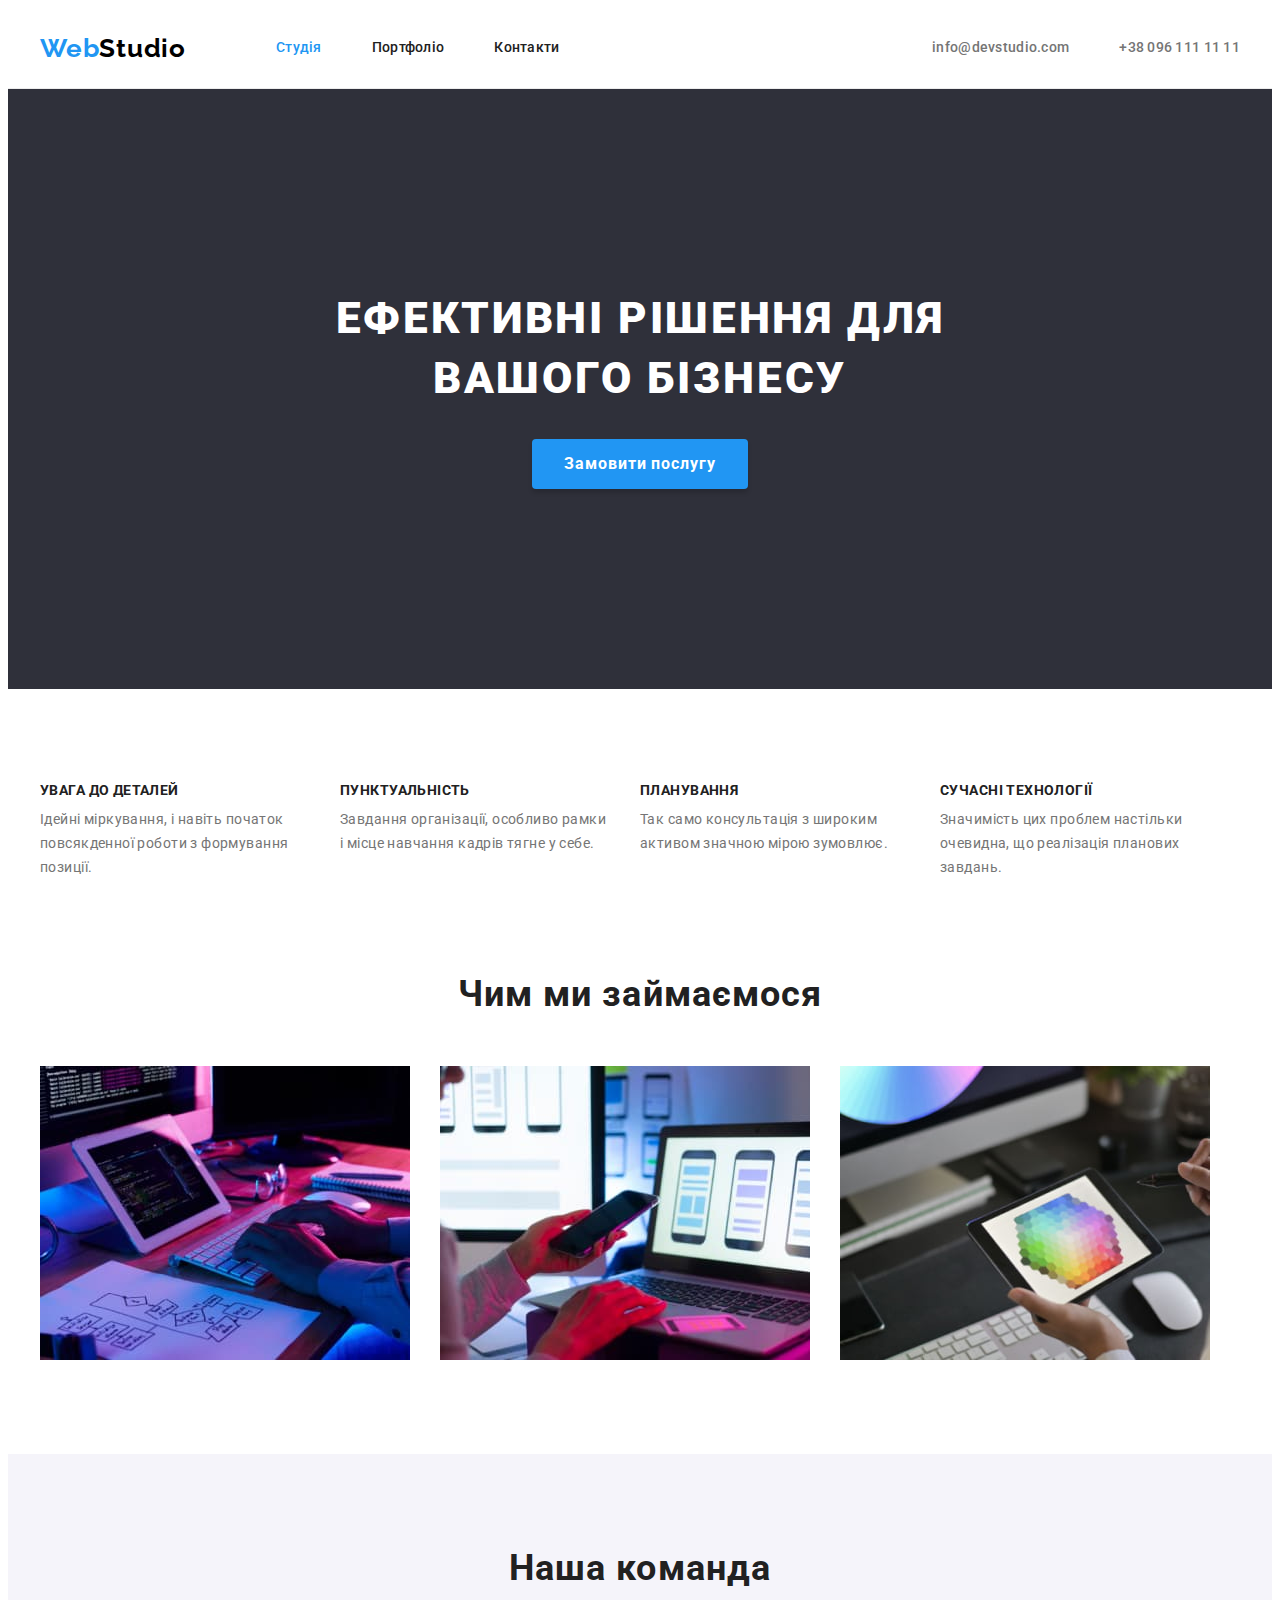
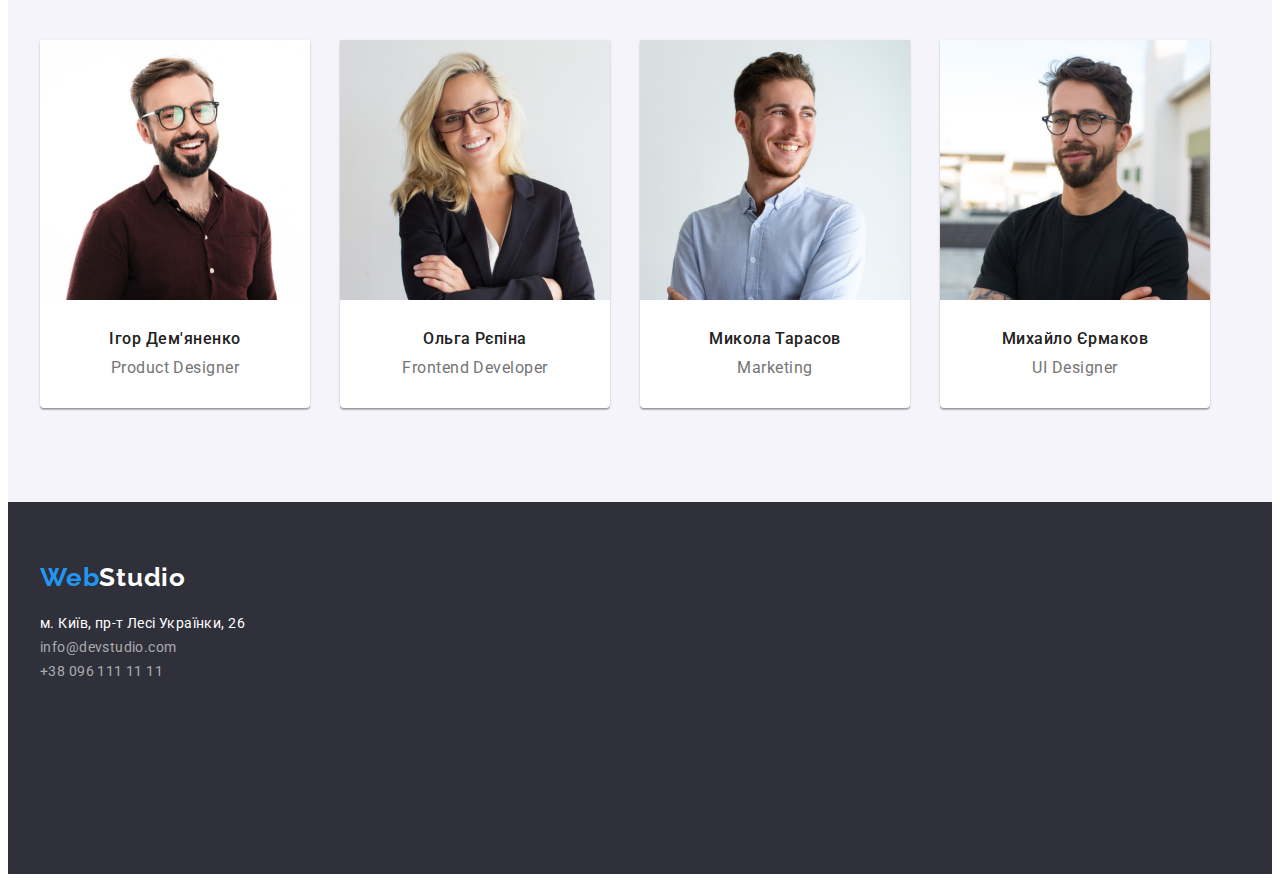
<file: index.html>
<!DOCTYPE html>
<html lang="uk">

<head>
  <meta charset="UTF-8" />
  <meta http-equiv="X-UA-Compatible" content="IE=edge" />
  <meta name="viewport" content="width=device-width, initial-scale=1.0" />
  <title>WebStudio</title>
  <link rel="stylesheet" href="https://cdnjs.cloudflare.com/ajax/libs/modern-normalize/1.1.0/modern-normalize.min.css"
    integrity="sha512-wpPYUAdjBVSE4KJnH1VR1HeZfpl1ub8YT/NKx4PuQ5NmX2tKuGu6U/JRp5y+Y8XG2tV+wKQpNHVUX03MfMFn9Q=="
    crossorigin="anonymous" referrerpolicy="no-referrer">
  <link rel="preconnect" href="https://fonts.googleapis.com">
  <link rel="preconnect" href="https://fonts.gstatic.com" crossorigin>
  <link href="https://fonts.googleapis.com/css2?family=Raleway:wght@700&family=Roboto:wght@400;500;700;900&display=swap"
    rel="stylesheet">
  <link rel="stylesheet" href="./css/styles.css">
</head>

<body>
  <!-- Верхня лінія -->
  <header class="header-section">
    <div class="container nav-section">

      <nav class="main-nav">
        <a class="logo" href="./index.html" lang="en"><span class="first-logo">Web</span><span
            class="second-logo">Studio</span></a>
        <ul class="nav-list">
          <li class="item"><a class="header-list nav-link current" href="./index.html">Студія</a></li>
          <li class="item"><a class="header-list nav-link" href="./portfolio.html">Портфоліо</a></li>
          <li class="item"><a class="header-list nav-link" href="">Контакти</a></li>
        </ul>
      </nav>

      <ul class="nav-list main-nav">
        <li class="item"><a class="header-list nav-contacts" href="mailto:info@devstudio.com">info@devstudio.com</a>
        </li>
        <li class="item"><a class="header-list nav-contacts" href="tel:+380961111111">+38 096 111 11 11</a></li>
      </ul>

    </div>
  </header>

  <main>
    <!-- Hero -->
    <section class="hero-section">
      <h1 class="hero-title">Ефективні рішення для вашого бізнесу</h1>
      <button class="button" type="button">Замовити послугу</button>
    </section>
    <!-- Особливості -->
    <section>
      <div class="container">
        <h2 class="visually-hidden">Наші особливості</h2>
        <ul class="features-lists">
          <li class="list">
            <h3 class="features-title">УВАГА ДО ДЕТАЛЕЙ</h3>
            <p class="features-text">
              Ідейні міркування, і навіть початок повсякденної роботи з
              формування позиції.
            </p>
          </li>

          <li class="list">
            <h3 class="features-title">ПУНКТУАЛЬНІСТЬ</h3>
            <p class="features-text">
              Завдання організації, особливо рамки і місце навчання кадрів тягне
              у себе.
            </p>
          </li>

          <li class="list">
            <h3 class="features-title">ПЛАНУВАННЯ</h3>
            <p class="features-text">
              Так само консультація з широким активом значною мірою зумовлює.
            </p>
          </li>

          <li class="list">
            <h3 class="features-title">СУЧАСНІ ТЕХНОЛОГІЇ</h3>
            <p class="features-text">
              Значимість цих проблем настільки очевидна, що реалізація планових
              завдань.
            </p>
          </li>
        </ul>
      </div>
    </section>
    <!-- Чим ми займаємося -->
    <section class="work-section">
      <div class="container">
        <h2 class="work-title">Чим ми займаємося</h2>
        <ul class="work-cards">
          <li class="card">
            <img src="./images/programer-working.jpg" alt="Десктопні додатки" width="370" height="294" />
          </li>
          <li class="card">
            <img src="./images/web-ui-designers.jpg" alt="Мобільні додатки" width="370" height="294" />
          </li>
          <li class="card">
            <img src="./images/web-design.jpg" alt="Дизайнерські рішення" width="370" height="294" />
          </li>
        </ul>
      </div>

    </section>
    <!-- Наша команда -->
    <section class="team-section">
      <div class="container">
        <h2 class="team-title">Наша команда</h2>
        <ul class="team-cards">

          <li class="team-card">
            <img src="./images/demyanenko.jpg" alt="Фото Ігоря Дем'яненко" width="270">
            <div class="team-text-box">
              <h3 class="text-about">Ігор Дем'яненко</h3>
              <p class="team-text">Product Designer</p>
            </div>

          </li>

          <li class="team-card">
            <img src="./images/repina.jpg" alt="Фото Ольги Рєпіної" width="270">
            <div class="team-text-box">
              <h3 class="text-about">Ольга Рєпіна</h3>
              <p class="team-text">Frontend Developer</p>
            </div>
          </li>

          <li class="team-card">
            <img src="./images/tarasov.jpg" alt="Фото Миколи Тарасова" width="270">
            <div class="team-text-box">
              <h3 class="text-about">Микола Тарасов</h3>
              <p class="team-text">Marketing</p>
            </div>
          </li>

          <li class="team-card">
            <img src="./images/ermakov.jpg" alt="Фото Михайла Єрмакова" width="270">
            <div class="team-text-box">
              <h3 class="text-about">Михайло Єрмаков</h3>
              <p class="team-text">UI Designer</p>
            </div>
          </li>

        </ul>
      </div>

    </section>
  </main>
  <!-- Футер -->
  <footer class="footer-section">
    <div class="container">
      <a class="logo-footer" href="./index.html" lang="en"><span class="first-logo">Web</span><span
          class="third-logo">Studio</span></a>
      <address class="adress-list">
        <ul>

          <li class="item">
            <a class="adress-link" href="https://goo.gl/maps/v7Aq9cfspmDYKa2J8" target="_blank"
              rel="noreferrer noopener">м.
              Київ, пр-т Лесі
              Українки, 26</a>
          </li>

          <li class="item"><a class="footer-list" href="mailto:info@devstudio.com">info@devstudio.com</a></li>
          <li class="item"><a class="footer-list" href="tel:+380961111111">+38 096 111 11 11</a></li>

        </ul>
      </address>
    </div>

  </footer>
</body>

</html>
</file>
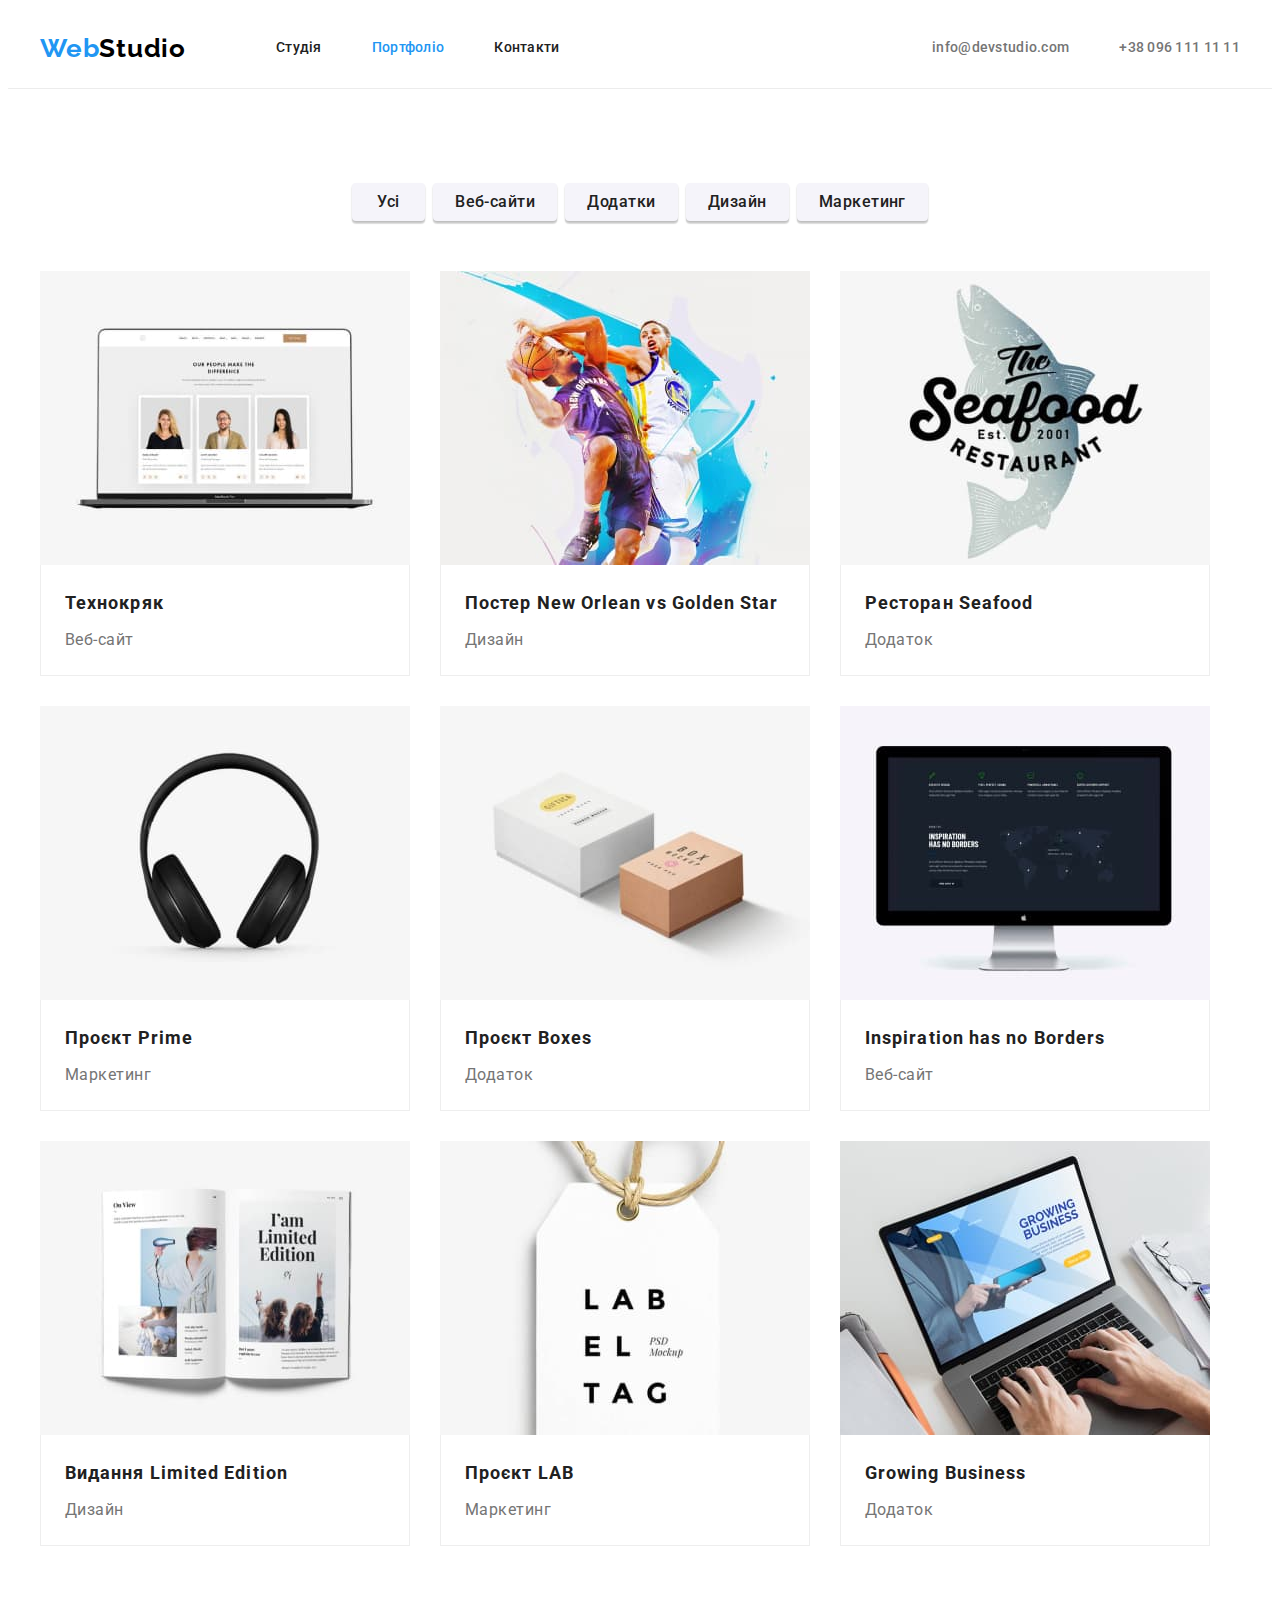
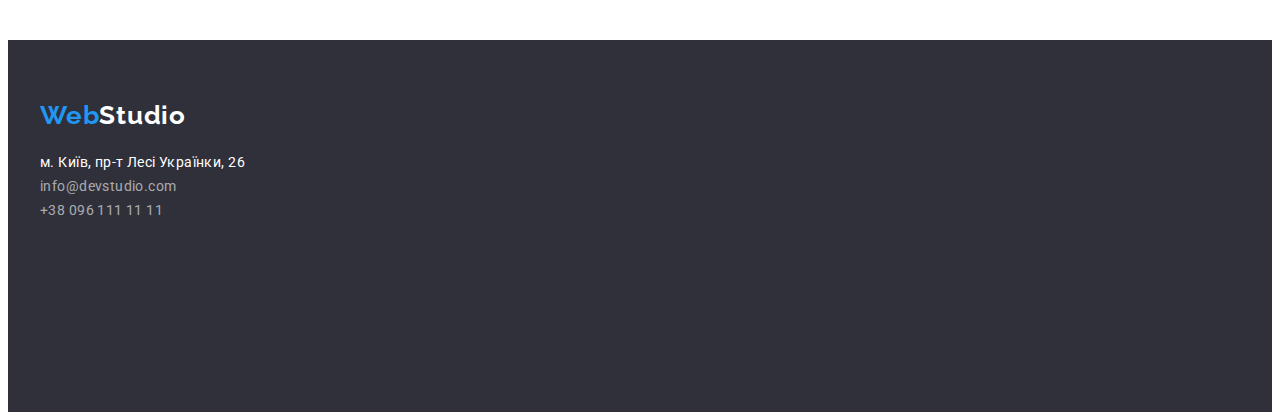
<file: portfolio.html>
<!DOCTYPE html>
<html lang="en">

<head>
   <meta charset="UTF-8">
   <meta http-equiv="X-UA-Compatible" content="IE=edge">
   <meta name="viewport" content="width=device-width, initial-scale=1.0">
   <title>Portfolio</title>
   <link rel="stylesheet" href="https://cdnjs.cloudflare.com/ajax/libs/modern-normalize/1.1.0/modern-normalize.min.css"
      integrity="sha512-wpPYUAdjBVSE4KJnH1VR1HeZfpl1ub8YT/NKx4PuQ5NmX2tKuGu6U/JRp5y+Y8XG2tV+wKQpNHVUX03MfMFn9Q=="
      crossorigin="anonymous" referrerpolicy="no-referrer">
   <link rel="preconnect" href="https://fonts.googleapis.com">
   <link rel="preconnect" href="https://fonts.gstatic.com" crossorigin>
   <link
      href="https://fonts.googleapis.com/css2?family=Raleway:wght@700&family=Roboto:wght@400;500;700;900&display=swap"
      rel="stylesheet">
   <link rel="stylesheet" href="./css/styles.css">
</head>

<body>
   <!-- Header -->
   <header class="header-section">
      <div class="container nav-section">

         <nav class="main-nav">
            <a class="logo" href="./index.html" lang="en"><span class="first-logo">Web</span><span
                  class="second-logo">Studio</span></a>
            <ul class="nav-list">
               <li class="item"><a class="header-list nav-link" href="./index.html">Студія</a></li>
               <li class="item"><a class="header-list nav-link current" href="./portfolio.html">Портфоліо</a></li>
               <li class="item"><a class="header-list nav-link" href="">Контакти</a></li>
            </ul>
         </nav>

         <ul class="nav-list main-nav">
            <li class="item"><a class="header-list nav-contacts" href="mailto:info@devstudio.com">info@devstudio.com</a>
            </li>
            <li class="item"><a class="header-list nav-contacts" href="tel:+380961111111">+38 096 111 11 11</a></li>
         </ul>

      </div>
   </header>
   <main>
      <section>
         <div class="container">

            <!-- Portfolio -->

            <h1 class="visually-hidden">Портфоліо</h1>

            <!-- Buttons  -->

            <ul class="portfolio-buttons">
               <li class="item"><button class="portfolio-button" type="button">Усі</button></li>
               <li class="item"><button class="portfolio-button" type="button">Веб-сайти</button></li>
               <li class="item"><button class="portfolio-button" type="button">Додатки</button></li>
               <li class="item"><button class="portfolio-button" type="button">Дизайн</button></li>
               <li class="item"><button class="portfolio-button" type="button">Маркетинг</button></li>
            </ul>

            <!-- Portfolio-Cards -->

            <ul class="portfolio-cards">
               <li class="pf-card">
                  <a href="#">
                     <img src="./images/tehnokryak.jpg" alt="Технокряк" width="370">
                     <div class="pf-card-text">

                        <h2 class="project-title">Технокряк</h2>
                        <p class="project-caption">Веб-сайт</p>

                     </div>
                  </a>
               </li>

               <li class="pf-card">
                  <a href="#">
                     <img src="./images/poster.jpg" alt="Гравці баскетболу" width="370">
                     <div class="pf-card-text">

                        <h2 class="project-title">Постер New Orlean vs Golden Star</h2>
                        <p class="project-caption">Дизайн</p>

                     </div>
                  </a>
               </li>

               <li class="pf-card">
                  <a href="#">
                     <img src="./images/seafood.jpg" alt="Лого ресторану" width="370">
                     <div class="pf-card-text">

                        <h2 class="project-title">Ресторан Seafood</h2>
                        <p class="project-caption">Додаток</p>

                     </div>
                  </a>
               </li>

               <li class="pf-card">
                  <a href="#">
                     <img src="./images/prime.jpg" alt="Навушники" width="370">
                     <div class="pf-card-text">

                        <h2 class="project-title">Проєкт Prime</h2>
                        <p class="project-caption">Маркетинг</p>

                     </div>
                  </a>
               </li>

               <li class="pf-card">
                  <a href="#">
                     <img src="./images/boxes.jpg" alt="Коробки" width="370">
                     <div class="pf-card-text">

                        <h2 class="project-title">Проєкт Boxes</h2>
                        <p class="project-caption">Додаток</p>

                     </div>
                  </a>
               </li>

               <li class="pf-card">
                  <a href="#">
                     <img src="./images/noborders.jpg" alt="Монітор" width="370">
                     <div class="pf-card-text">

                        <h2 class="project-title">Inspiration has no Borders</h2>
                        <p class="project-caption">Веб-сайт</p>

                     </div>
                  </a>
               </li>

               <li class="pf-card">
                  <a href="#">
                     <img src="./images/limitededition.jpg" alt="Книга" width="370">
                     <div class="pf-card-text">

                        <h2 class="project-title">Видання Limited Edition</h2>
                        <p class="project-caption">Дизайн</p>

                     </div>
                  </a>
               </li>

               <li class="pf-card">
                  <a href="#">
                     <img src="./images/lab.jpg" alt="Бірка" width="370">
                     <div class="pf-card-text">

                        <h2 class="project-title">Проєкт LAB</h2>
                        <p class="project-caption">Маркетинг</p>

                     </div>
                  </a>
               </li>

               <li class="pf-card">
                  <a href="#">
                     <img src="./images/growingbusiness.jpg" alt="Ноутбук" width="370">
                     <div class="pf-card-text">

                        <h2 class="project-title">Growing Business</h2>
                        <p class="project-caption">Додаток</p>

                     </div>
                  </a>
               </li>
            </ul>

         </div>
      </section>
   </main>
   <!-- Footer -->
   <footer class="footer-section">
      <div class="container">
         <a class="logo-footer" href="./index.html" lang="en"><span class="first-logo">Web</span><span
               class="third-logo">Studio</span></a>
         <address class="adress-list">
            <ul>

               <li class="item">
                  <a class="adress-link" href="https://goo.gl/maps/v7Aq9cfspmDYKa2J8" target="_blank"
                     rel="noreferrer noopener">м.
                     Київ, пр-т Лесі
                     Українки, 26</a>
               </li>

               <li class="item"><a class="footer-list" href="mailto:info@devstudio.com">info@devstudio.com</a></li>
               <li class="item"><a class="footer-list" href="tel:+380961111111">+38 096 111 11 11</a></li>

            </ul>
         </address>
      </div>

   </footer>
</body>

</html>
</file>
<file: css/styles.css>
:root {
   --title-text-color: #212121;
   --primary-text-color: #757575;
   --accent-color: #2196F3;
   --white-color: #FFFFFF;
   --black-color: #000000;
   --secondary-bg-color: #F5F4FA;
   --dark-bg-color: #2F303A;
   --button-focus: #188CE8;
   --adress-color: rgba(255, 255, 255, 0.6);
   --border-color: #EEEEEE;

   --button-shadow: 0px 3px 1px rgba(0, 0, 0, 0.1),
      0px 1px 2px rgba(0, 0, 0, 0.08),
      0px 2px 2px rgba(0, 0, 0, 0.12);
   
}

/* General */


a {
   text-decoration: none;
}

li {
   list-style-type: none;
}

body {
   font-family: 'Roboto', sans-serif;
   color: var(--primary-text-color);
   background-color: var(--white-color);
}

.container {
   margin-left: auto;
   margin-right: auto;
   padding-left: 15px;
   padding-right: 15px;
   width: 1200px;
   
}

img {
   display: block;
   max-width: 100%;
}


h1,
h2,
h3,
h4,
h5,
h6,
p {
   margin: 0;

}

ul {
   margin: 0;
   padding: 0;
}

section {
   padding-top: 94px;
   padding-bottom: 94px;
}

/* Header */

.header-section {
   border-bottom: 1px solid #ECECEC;
}


.nav-section {
   display: flex;
   justify-content: space-between;
   
}

/* Logo */

.logo, .logo-footer {
   font-family: 'Raleway';
   font-style: normal;
   font-weight: 700;
   font-size: 26px;
   line-height: 1.19;
   letter-spacing: 0.03em;
}

.logo {
   margin-right: 90px;
}

.first-logo {
   color: var(--accent-color);
}

.second-logo {
   color: var(--black-color);
}

.third-logo {
   color: var(--white-color);
}

/* Navigation */

.header-list {
   font-weight: 500;
   font-size: 14px;
   line-height: 1.14;
   letter-spacing: 0.02em;
}

.main-nav {
   display: flex;
   align-items: center;
}

.nav-list {
   display: flex;
}

.nav-list .item + .item {
   margin-left: 50px;
}


.nav-link {
   color: var(--title-text-color);
   display: block;
   padding: 32px 0;

}

.nav-link:hover,
.nav-link:focus {
   color: var(--accent-color);
}

.nav-link.current {
   color: var(--accent-color);
}


.nav-contacts {
   color: var(--primary-text-color);
   display: block;
   padding: 32px 0;
   
}

.nav-contacts:hover, 
.nav-contacts:focus {
   color: var(--accent-color);
}

/* HERO */

.hero-section {
   background-color: var(--dark-bg-color);
   text-align: center;
   padding: 200px 0;
}

.hero-title {
   margin-top: 0;
   margin-bottom: 30px;
   margin-left: auto;
   margin-right: auto;
   max-width: 696px;

   font-weight: 900;
   font-size: 44px;
   line-height: 1.36;
   letter-spacing: 0.06em;
   text-transform: uppercase;
   color: var(--white-color);
   
   
}

.button {
   min-width: 216px;
   padding: 10px 32px;
   cursor: pointer;
   font-family: inherit;
   font-weight: 700;
   font-size: 16px;
   line-height: 1.87;
   letter-spacing: 0.06em;
   color: var(--white-color);
   background: var(--accent-color);
   box-shadow: 0px 4px 4px rgba(0, 0, 0, 0.15);
   border-radius: 4px;
   border: transparent;
}


.button:focus,
.button:hover {
   background: var(--button-focus);
}

/* < !-- Особливості --> */

.visually-hidden {
   position: absolute;
   white-space: nowrap;
   width: 1px;
   height: 1px;
   overflow: hidden;
   border: 0;
   padding: 0;
   clip: rect(0 0 0 0);
   clip-path: inset(50%);
   margin: -1px;
}

.features-lists {
   display: flex;
   
}



.features-title {
   margin-top: 0;
   margin-bottom: 10px;
   width: 270px;

   color: var(--title-text-color);
   font-weight: 700;
   font-size: 14px;
   line-height: 1.14;
   letter-spacing: 0.03em;
   text-transform: uppercase;
}


.features-text {
   width: 270px;

   font-size: 14px;
   line-height: 1.71;
   letter-spacing: 0.03em;

}

.features-lists .list + .list {
   margin-left: 30px;
}

.work-title, .team-title {
   color: var(--title-text-color);
   font-weight: 700;
   font-size: 36px;
   line-height: 1.16;
   text-align: center;
   letter-spacing: 0.03em;
}

/* Чим ми займаємося */

.work-section {
   padding-top: 0;
}

.work-title {
   margin-bottom: 50px;
}

.work-cards {
   display: flex;
}

.card:not(:last-child) {
   margin-right: 30px;
}

/* Наша команда */

.team-section {
   background-color: var(--secondary-bg-color);
}
.team-title {
   margin-bottom: 50px;
}
.team-cards {
   display: flex;
   
}

.team-card {
   text-align: center;
   background-color: var(--white-color);
   box-shadow: 0px 1px 3px rgba(0, 0, 0, 0.12),
      0px 1px 1px rgba(0, 0, 0, 0.14),
      0px 2px 1px rgba(0, 0, 0, 0.2);
      border-radius: 0px 0px 4px 4px;
}


.team-card:not(:last-child) {
   margin-right: 30px;
}

.text-about {
   
   margin-bottom: 10px;

   color: var(--title-text-color);
   font-weight: 500;
   font-size: 16px;
   line-height: 1.18;
   letter-spacing: 0.03em;
}

.team-text {
   
   font-size: 16px;
   line-height: 1.18;
   letter-spacing: 0.03em;
}

.team-text-box {
   padding: 30px 0;
}

/* Футер */

.footer-section {
   height: 252px;
   padding-top: 60px;
   padding-bottom: 60px;
   background-color: var(--dark-bg-color);
}


.adress-link {
   color: var(--white-color);
   font-style: normal;
   font-size: 14px;
   line-height: 1.71;      animation: alternate ;
   letter-spacing: 0.03em;
}

.adress-link:hover, .adress-link:focus {
   color: var(--accent-color);
}

.footer-list {
   color: var(--adress-color);
   font-style: normal;
   font-size: 14px;
   line-height: 1.71;
   letter-spacing: 0.03em;
}

.adress-list {
   margin-top: 20px;
}

.footer-list:hover, .footer-list:focus {
   color: var(--accent-color);
}


.footer-adress-list .item + .item {
   margin-top: 9px;
}


/* Portfolio */

.portfolio-buttons {
   display: flex;
   justify-content: center;
   margin-bottom: 50px;
  
}

.portfolio-button {
   padding: 6px 22px;
   cursor: pointer;
   min-width: 73px;
   font-family: inherit;
   background: var(--secondary-bg-color);
   font-weight: 500;
   font-size: 16px;
   line-height: 1.62;
   text-align: center;
   letter-spacing: 0.03em;
   color: var(--title-text-color);
   box-shadow: var(--button-shadow);
   border-radius: 4px;
   border: transparent;
}

.portfolio-buttons > .item:not(:first-child) {
   margin-left: 8px;
}

.portfolio-button:hover,
.portfolio-button:focus {
   font-family: inherit;
   background: var(--accent-color);
   border-radius: 4px;
   font-weight: 500;
   font-size: 16px;
   line-height: 1.62;
   text-align: center;
   letter-spacing: 0.03em;
   color: var(--white-color);
}

.project-title {
   margin-bottom: 4px;
   font-weight: 700;
   font-size: 18px;
   line-height: 2;
   letter-spacing: 0.06em;
   color: var(--title-text-color);
}

.project-caption {
   
   font-size: 16px;
   line-height: 1.88;
   letter-spacing: 0.03em;
   color: var(--primary-text-color);
}


.pf-card {
   background: var(--white-color);

}


.portfolio-cards {
   display: flex;
   flex-wrap: wrap;
   gap: 30px;
}

.pf-card-text {
   padding: 20px 24px;
   border-right: 1px solid #EEEEEE;
   border-bottom: 1px solid #EEEEEE;
   border-left: 1px solid #EEEEEE;
}
</file>
